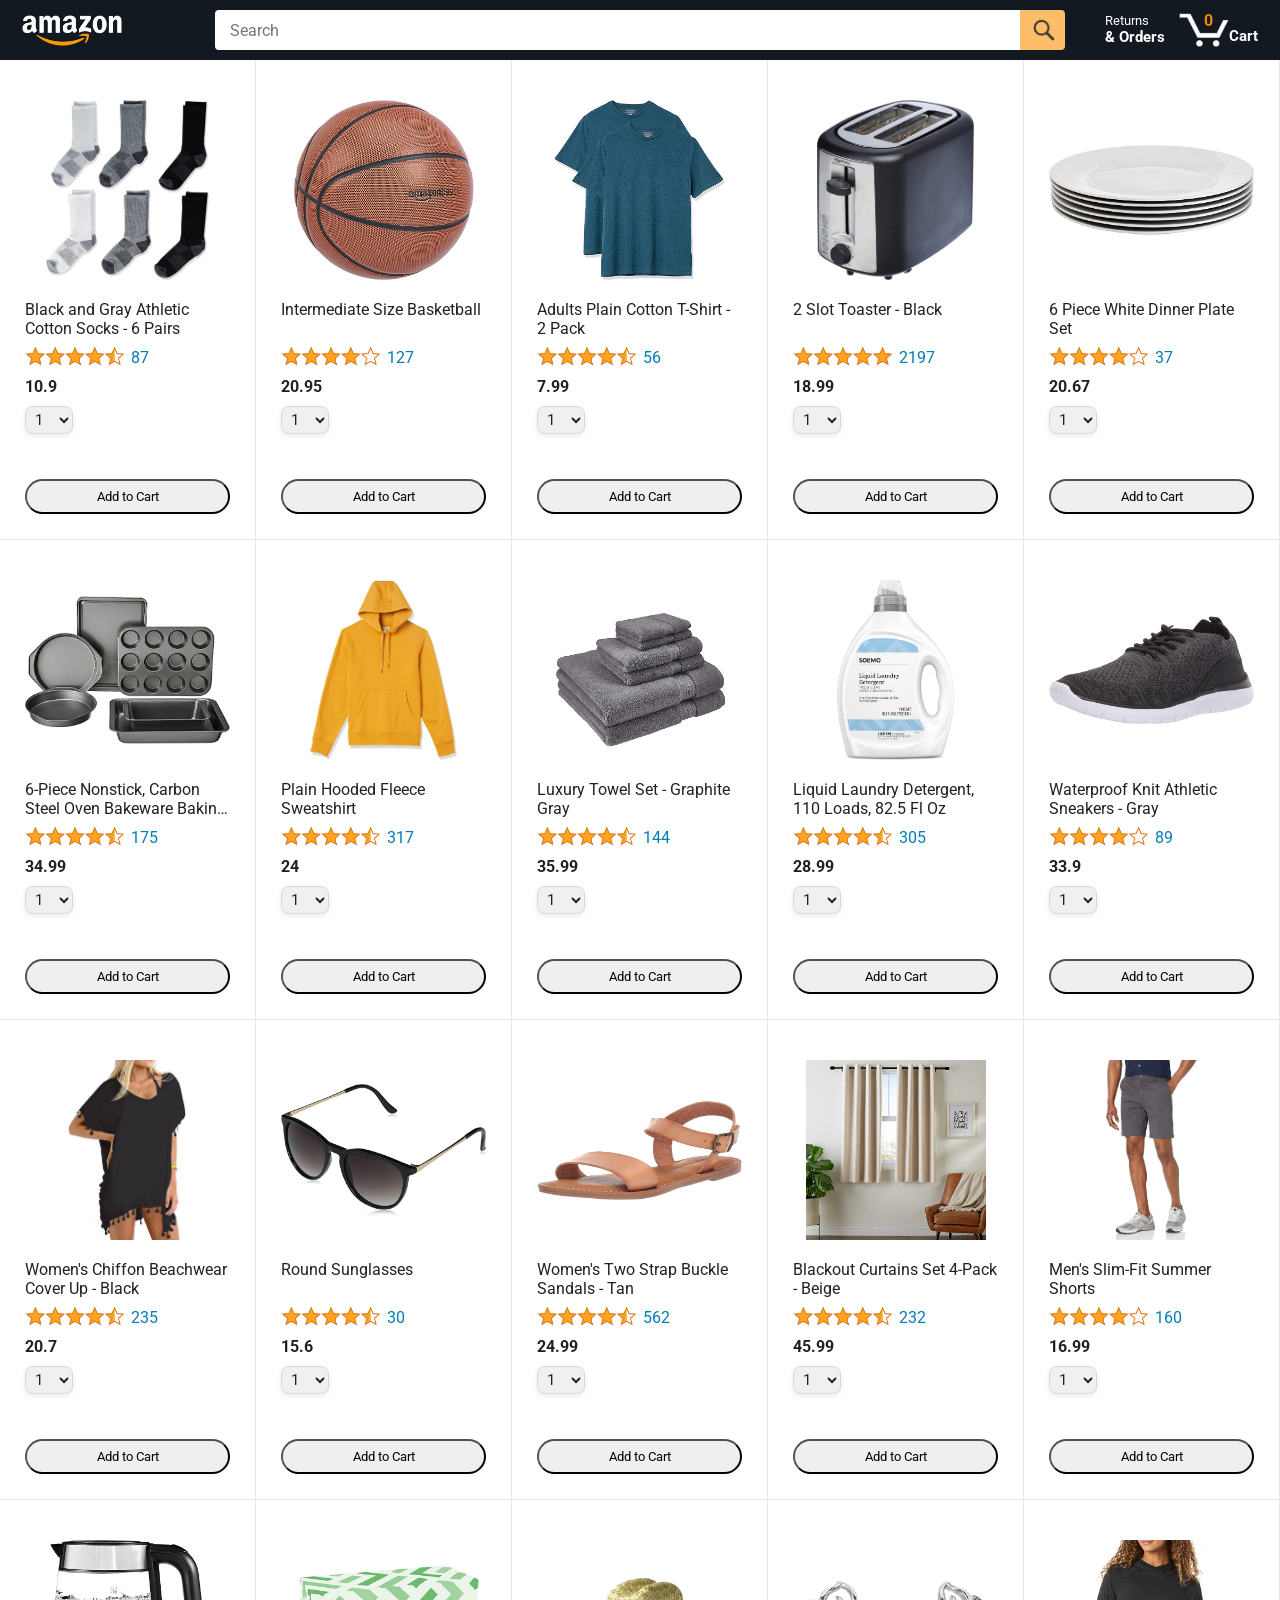
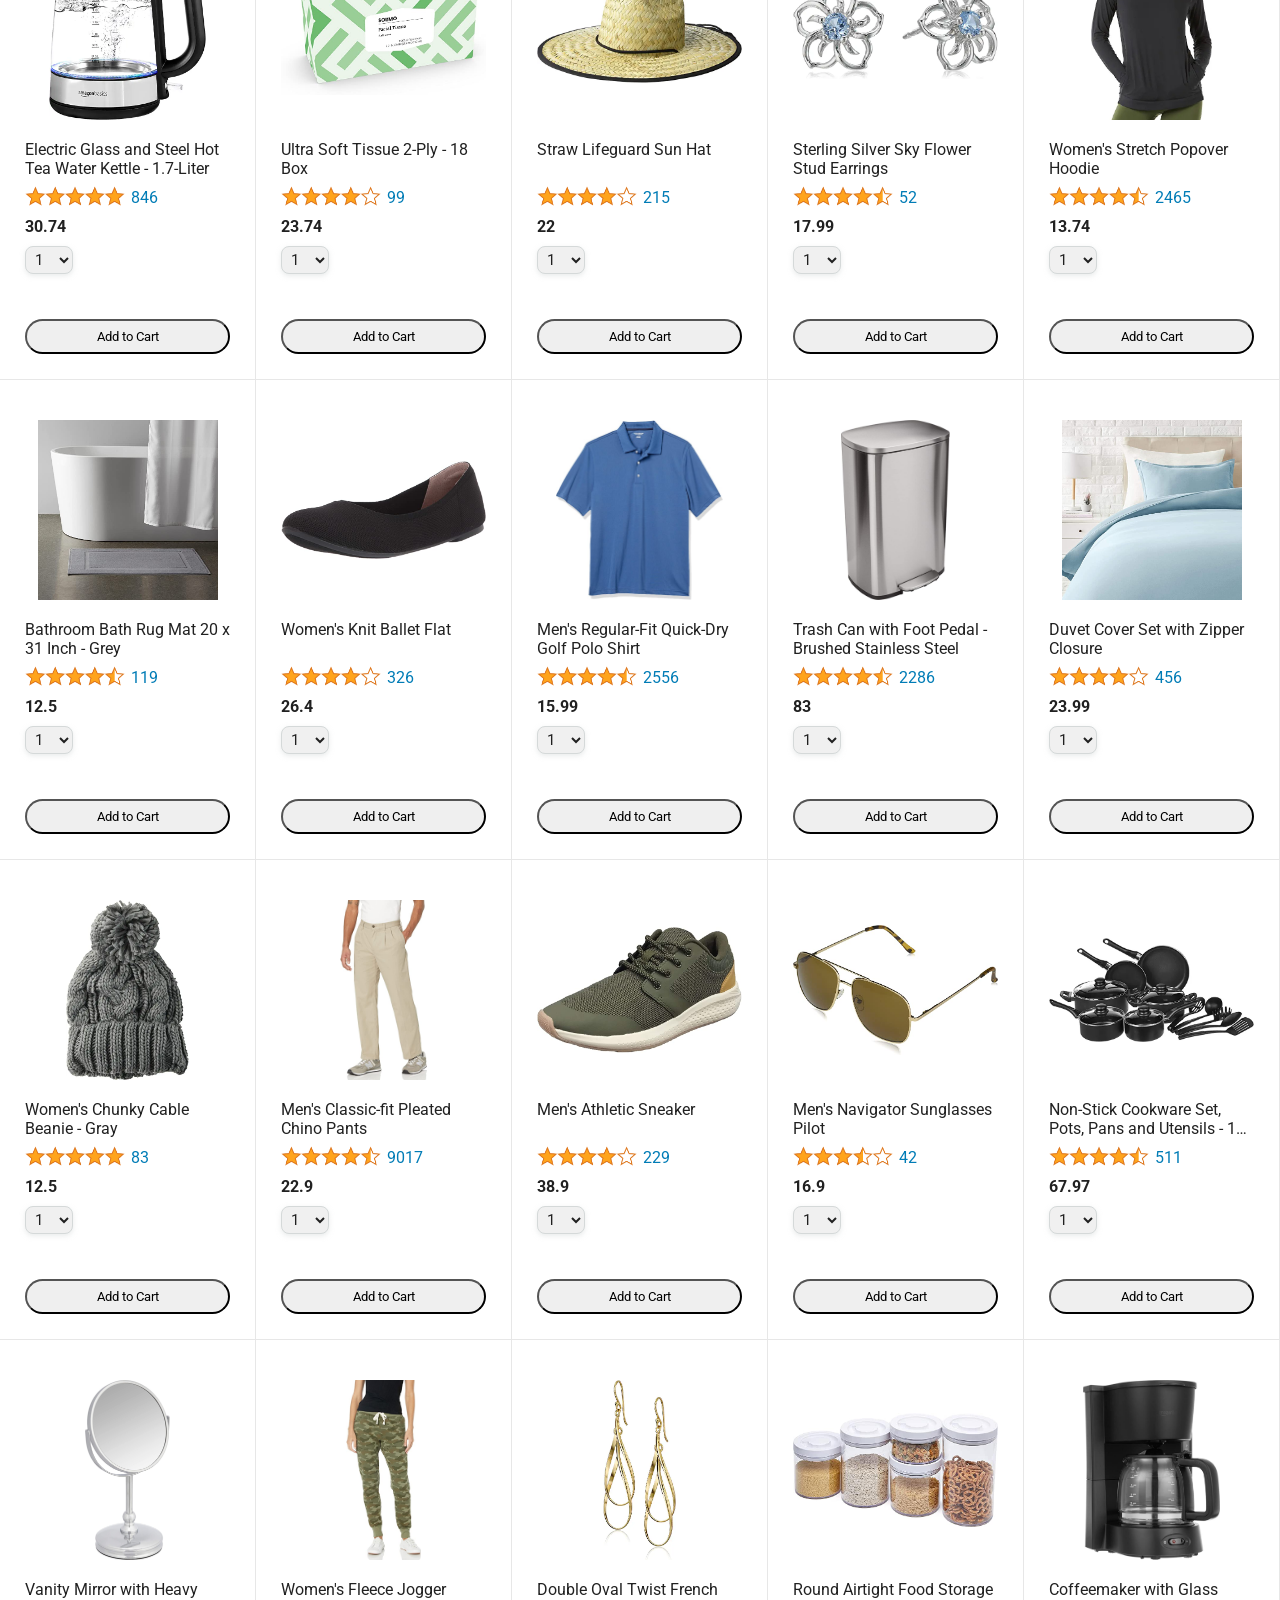
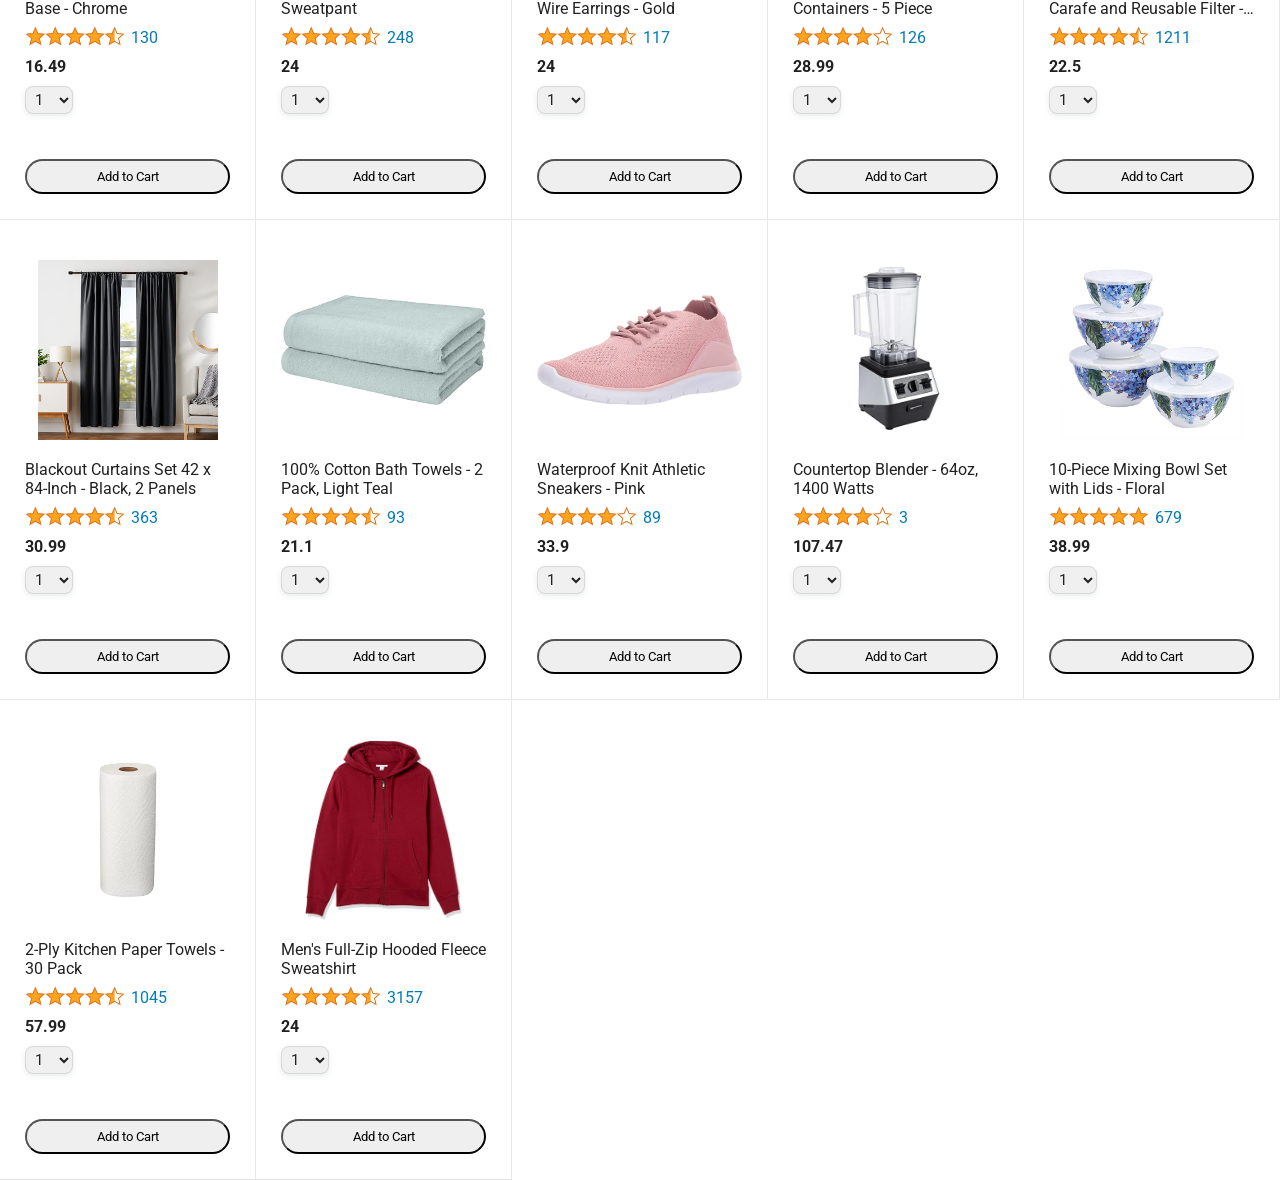
<file: index.html>
<!DOCTYPE html>
<html>
  <head>
    <title>Amazon Project</title>

    <meta name="viewport" content="width=device-width, initial-scale=1">

    <!-- Load a font called Roboto from Google Fonts. -->
    <link rel="preconnect" href="https://fonts.googleapis.com">
    <link rel="preconnect" href="https://fonts.gstatic.com" crossorigin>
    <link href="https://fonts.googleapis.com/css2?family=Roboto:wght@400;500;700&display=swap" rel="stylesheet">

    <!-- Here are the CSS files for this page. -->
    <link rel="stylesheet" href="styles/shared/general.css">
    <link rel="stylesheet" href="styles/shared/amazon-header.css">
    <link rel="stylesheet" href="styles/pages/amazon.css">
  </head>
  <body>
    <div class="amazon-header">
      <div class="amazon-header-left-section">
        <a href="amazon.html" class="header-link">
          <img class="amazon-logo"
            src="images/amazon-logo-white.png">
          <img class="amazon-mobile-logo"
            src="images/amazon-mobile-logo-white.png">
        </a>
      </div>

      <div class="amazon-header-middle-section">
        <input class="search-bar" type="text" placeholder="Search">

        <button class="search-button">
          <img class="search-icon" src="images/icons/search-icon.png">
        </button>
      </div>

      <div class="amazon-header-right-section">
        <a class="orders-link header-link" href="orders.html">
          <span class="returns-text">Returns</span>
          <span class="orders-text">& Orders</span>
        </a>

        <a class="cart-link header-link" href="checkout.html">
          <img class="cart-icon" src="images/icons/cart-icon.png">
          <div class="cart-quantity">0</div>
          <div class="cart-text">Cart</div>
        </a>
      </div>
    </div>
    
    <div class="main">
      <div class="products-grid">
        <div class="product-container">
          <div class="product-image-container">
            <img class="product-image"
              src="images/products/athletic-cotton-socks-6-pairs.jpg">
          </div>

          <div class="product-name limit-text-to-2-lines">
            Black and Gray Athletic Cotton Socks - 6 Pairs
          </div>

          <div class="product-rating-container">
            <img class="product-rating-stars"
              src="images/ratings/rating-45.png">
            <div class="product-rating-count link-primary">
              87
            </div>
          </div>

          <div class="product-price">
            $10.90
          </div>

          <div class="product-quantity-container">
            <select class = "selectedQuantity">
              <option selected value="1">1</option>
              <option value="2">2</option>
              <option value="3">3</option>
              <option value="4">4</option>
              <option value="5">5</option>
              <option value="6">6</option>
              <option value="7">7</option>
              <option value="8">8</option>
              <option value="9">9</option>
              <option value="10">10</option>
            </select>
          </div>

          <div class="product-spacer"></div>

          <div class="added-to-cart">
            <img src="images/icons/checkmark.png">
            Added
          </div>

          <button class="add-to-cart-button">
            Add to Cart
          </button>
        </div>

        <div class="product-container">
          <div class="product-image-container">
            <img class="product-image"
              src="images/products/intermediate-composite-basketball.jpg">
          </div>

          <div class="product-name limit-text-to-2-lines">
            Intermediate Size Basketball
          </div>

          <div class="product-rating-container">
            <img class="product-rating-stars"
              src="images/ratings/rating-40.png">
            <div class="product-rating-count link-primary">
              127
            </div>
          </div>

          <div class="product-price">
            $20.95
          </div>

          <div class="product-quantity-container">
            <select class = "selectedQuantity">
              <option selected value="1">1</option>
              <option value="2">2</option>
              <option value="3">3</option>
              <option value="4">4</option>
              <option value="5">5</option>
              <option value="6">6</option>
              <option value="7">7</option>
              <option value="8">8</option>
              <option value="9">9</option>
              <option value="10">10</option>
            </select>
          </div>

          <div class="product-spacer"></div>

          <div class="added-to-cart">
            <img src="images/icons/checkmark.png">
            Added
          </div>

          <button class="add-to-cart-button">
            Add to Cart
          </button>
        </div>

        <div class="product-container">
          <div class="product-image-container">
            <img class="product-image"
              src="images/products/adults-plain-cotton-tshirt-2-pack-teal.jpg">
          </div>

          <div class="product-name limit-text-to-2-lines">
            Adults Plain Cotton T-Shirt - 2 Pack
          </div>

          <div class="product-rating-container">
            <img class="product-rating-stars"
              src="images/ratings/rating-45.png">
            <div class="product-rating-count link-primary">
              56
            </div>
          </div>

          <div class="product-price">
            $7.99
          </div>

          <div class="product-quantity-container">
            <select class = "selectedQuantity">
              <option selected value="1">1</option>
              <option value="2">2</option>
              <option value="3">3</option>
              <option value="4">4</option>
              <option value="5">5</option>
              <option value="6">6</option>
              <option value="7">7</option>
              <option value="8">8</option>
              <option value="9">9</option>
              <option value="10">10</option>
            </select>
          </div>

          <div class="product-spacer"></div>

          <div class="added-to-cart">
            <img src="images/icons/checkmark.png">
            Added
          </div>

          <button class="add-to-cart-button">
            Add to Cart
          </button>
        </div>
      </div>
    </div>
  
    
    <script type = "module" src = "JS/amazon.js"> </script>
    <!-- <script src = "JS/checkout.js"> </script> -->
    
  </body>
</html>
</file>
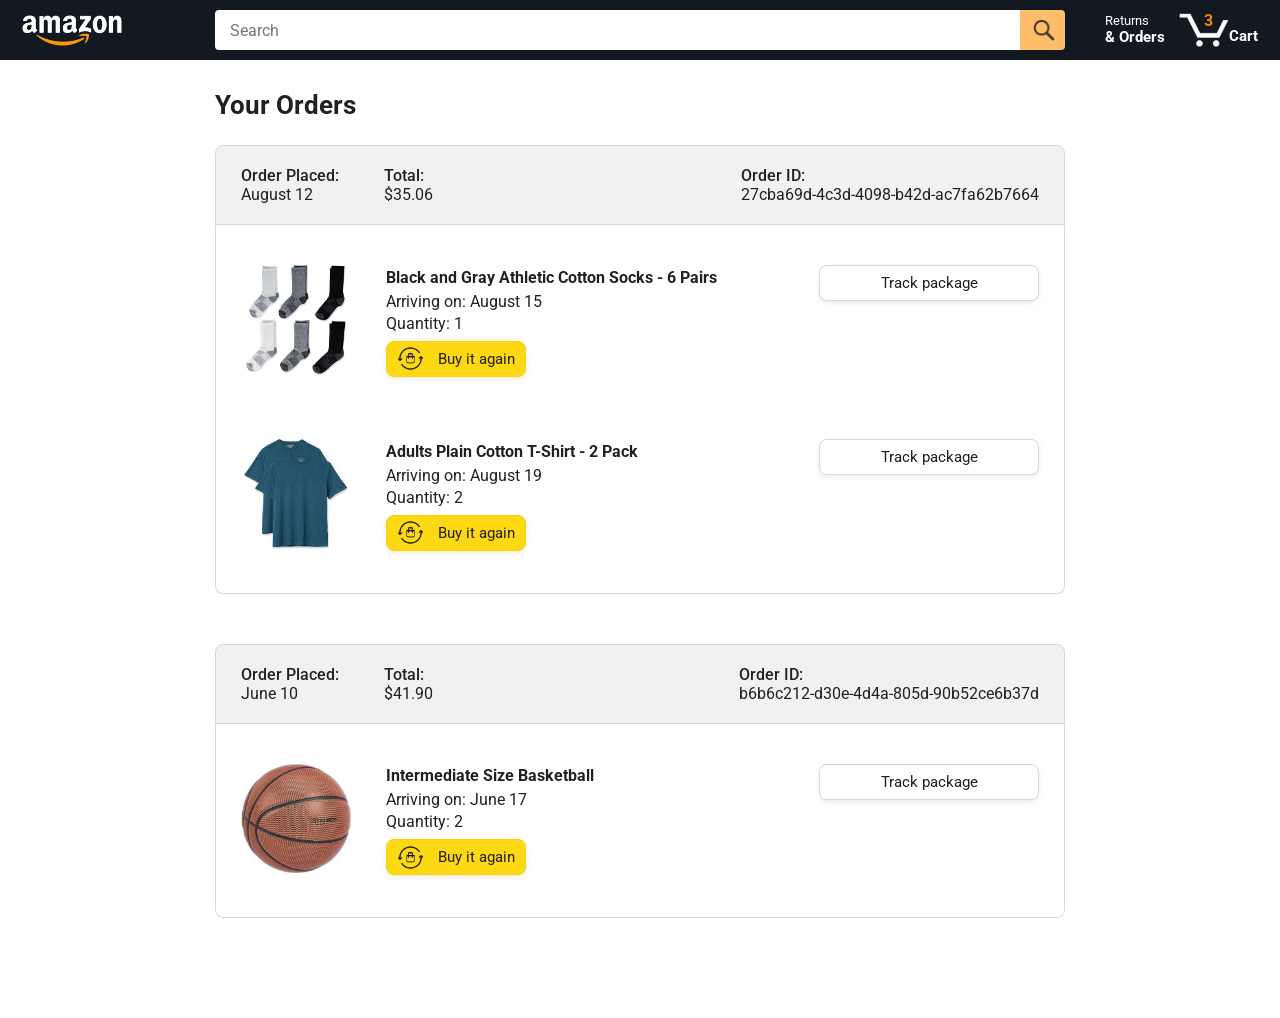
<file: orders.html>
<!DOCTYPE html>
<html>
  <head>
    <title>Orders</title>

    <!-- This code is needed for responsive design to work.
      (Responsive design = make the website look good on
      smaller screen sizes like a phone or a tablet). -->
    <meta name="viewport" content="width=device-width, initial-scale=1">
        
    <!-- Load a font called Roboto from Google Fonts. -->
    <link rel="preconnect" href="https://fonts.googleapis.com">
    <link rel="preconnect" href="https://fonts.gstatic.com" crossorigin>
    <link href="https://fonts.googleapis.com/css2?family=Roboto:wght@400;500;700&display=swap" rel="stylesheet">

    <!-- Here are the CSS files for this page. -->
    <link rel="stylesheet" href="styles/shared/general.css">
    <link rel="stylesheet" href="styles/shared/amazon-header.css">
    <link rel="stylesheet" href="styles/pages/orders.css">
  </head>
  <body>
    <div class="amazon-header">
      <div class="amazon-header-left-section">
        <a href="amazon.html" class="header-link">
          <img class="amazon-logo"
            src="images/amazon-logo-white.png">
          <img class="amazon-mobile-logo"
            src="images/amazon-mobile-logo-white.png">
        </a>
      </div>

      <div class="amazon-header-middle-section">
        <input class="search-bar" type="text" placeholder="Search">

        <button class="search-button">
          <img class="search-icon" src="images/icons/search-icon.png">
        </button>
      </div>

      <div class="amazon-header-right-section">
        <a class="orders-link header-link" href="orders.html">
          <span class="returns-text">Returns</span>
          <span class="orders-text">& Orders</span>
        </a>

        <a class="cart-link header-link" href="checkout.html">
          <img class="cart-icon" src="images/icons/cart-icon.png">
          <div class="cart-quantity">3</div>
          <div class="cart-text">Cart</div>
        </a>
      </div>
    </div>

    <div class="main">
      <div class="page-title">Your Orders</div>

      <div class="orders-grid">
        <div class="order-container">
          
          <div class="order-header">
            <div class="order-header-left-section">
              <div class="order-date">
                <div class="order-header-label">Order Placed:</div>
                <div>August 12</div>
              </div>
              <div class="order-total">
                <div class="order-header-label">Total:</div>
                <div>$35.06</div>
              </div>
            </div>

            <div class="order-header-right-section">
              <div class="order-header-label">Order ID:</div>
              <div>27cba69d-4c3d-4098-b42d-ac7fa62b7664</div>
            </div>
          </div>

          <div class="order-details-grid">
            <div class="product-image-container">
              <img src="images/products/athletic-cotton-socks-6-pairs.jpg">
            </div>

            <div class="product-details">
              <div class="product-name">
                Black and Gray Athletic Cotton Socks - 6 Pairs
              </div>
              <div class="product-delivery-date">
                Arriving on: August 15
              </div>
              <div class="product-quantity">
                Quantity: 1
              </div>
              <button class="buy-again-button button-primary">
                <img class="buy-again-icon" src="images/icons/buy-again.png">
                <span class="buy-again-message">Buy it again</span>
              </button>
            </div>

            <div class="product-actions">
              <a href="tracking.html">
                <button class="track-package-button button-secondary">
                  Track package
                </button>
              </a>
            </div>

            <div class="product-image-container">
              <img src="images/products/adults-plain-cotton-tshirt-2-pack-teal.jpg">
            </div>

            <div class="product-details">
              <div class="product-name">
                Adults Plain Cotton T-Shirt - 2 Pack
              </div>
              <div class="product-delivery-date">
                Arriving on: August 19
              </div>
              <div class="product-quantity">
                Quantity: 2
              </div>
              <button class="buy-again-button button-primary">
                <img class="buy-again-icon" src="images/icons/buy-again.png">
                <span class="buy-again-message">Buy it again</span>
              </button>
            </div>

            <div class="product-actions">
              <a href="tracking.html">
                <button class="track-package-button button-secondary">
                  Track package
                </button>
              </a>
            </div>
          </div>
        </div>

        <div class="order-container">

          <div class="order-header">
            <div class="order-header-left-section">
              <div class="order-date">
                <div class="order-header-label">Order Placed:</div>
                <div>June 10</div>
              </div>
              <div class="order-total">
                <div class="order-header-label">Total:</div>
                <div>$41.90</div>
              </div>
            </div>

            <div class="order-header-right-section">
              <div class="order-header-label">Order ID:</div>
              <div>b6b6c212-d30e-4d4a-805d-90b52ce6b37d</div>
            </div>
          </div>

          <div class="order-details-grid">
            <div class="product-image-container">
              <img src="images/products/intermediate-composite-basketball.jpg">
            </div>

            <div class="product-details">
              <div class="product-name">
                Intermediate Size Basketball
              </div>
              <div class="product-delivery-date">
                Arriving on: June 17
              </div>
              <div class="product-quantity">
                Quantity: 2
              </div>
              <button class="buy-again-button button-primary">
                <img class="buy-again-icon" src="images/icons/buy-again.png">
                <span class="buy-again-message">Buy it again</span>
              </button>
            </div>

            <div class="product-actions">
              <a href="tracking.html">
                <button class="track-package-button button-secondary">
                  Track package
                </button>
              </a>
            </div>
          </div>
        </div>
      </div>
    </div>
  </body>
</html>
</file>
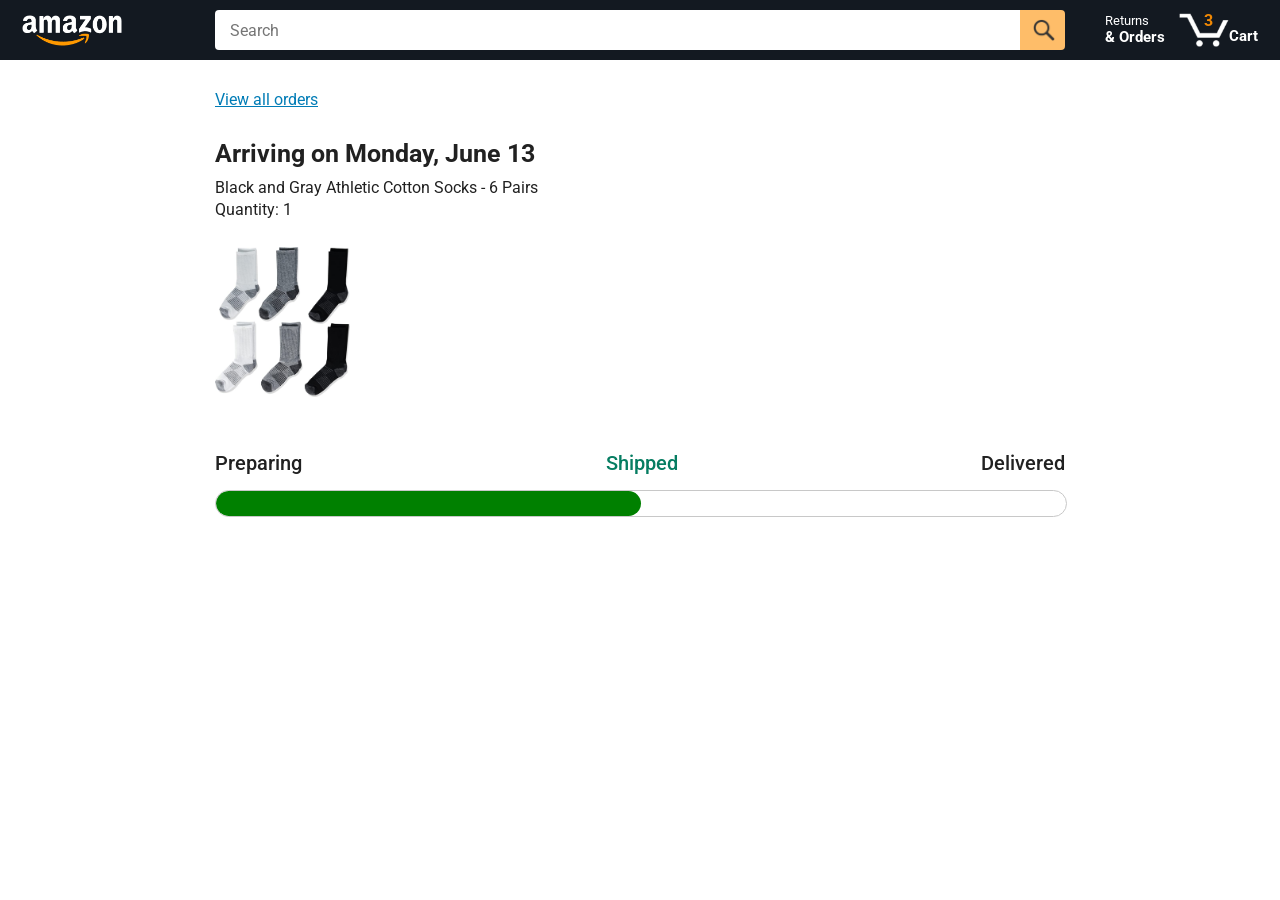
<file: tracking.html>
<!DOCTYPE html>
<html>
  <head>
    <title>Tracking</title>

    <!-- This code is needed for responsive design to work.
      (Responsive design = make the website look good on
      smaller screen sizes like a phone or a tablet). -->
    <meta name="viewport" content="width=device-width, initial-scale=1">

    <!-- Load a font called Roboto from Google Fonts. -->
    <link rel="preconnect" href="https://fonts.googleapis.com">
    <link rel="preconnect" href="https://fonts.gstatic.com" crossorigin>
    <link href="https://fonts.googleapis.com/css2?family=Roboto:wght@400;500;700&display=swap" rel="stylesheet">

    <!-- Here are the CSS files for this page. -->
    <link rel="stylesheet" href="styles/shared/general.css">
    <link rel="stylesheet" href="styles/shared/amazon-header.css">
    <link rel="stylesheet" href="styles/pages/tracking.css">
  </head>
  <body>
    <div class="amazon-header">
      <div class="amazon-header-left-section">
        <a href="amazon.html" class="header-link">
          <img class="amazon-logo"
            src="images/amazon-logo-white.png">
          <img class="amazon-mobile-logo"
            src="images/amazon-mobile-logo-white.png">
        </a>
      </div>

      <div class="amazon-header-middle-section">
        <input class="search-bar" type="text" placeholder="Search">

        <button class="search-button">
          <img class="search-icon" src="images/icons/search-icon.png">
        </button>
      </div>

      <div class="amazon-header-right-section">
        <a class="orders-link header-link" href="orders.html">
          <span class="returns-text">Returns</span>
          <span class="orders-text">& Orders</span>
        </a>

        <a class="cart-link header-link" href="checkout.html">
          <img class="cart-icon" src="images/icons/cart-icon.png">
          <div class="cart-quantity">3</div>
          <div class="cart-text">Cart</div>
        </a>
      </div>
    </div>

    <div class="main">
      <div class="order-tracking">
        <a class="back-to-orders-link link-primary" href="orders.html">
          View all orders
        </a>

        <div class="delivery-date">
          Arriving on Monday, June 13
        </div>

        <div class="product-info">
          Black and Gray Athletic Cotton Socks - 6 Pairs
        </div>

        <div class="product-info">
          Quantity: 1
        </div>

        <img class="product-image" src="images/products/athletic-cotton-socks-6-pairs.jpg">

        <div class="progress-labels-container">
          <div class="progress-label">
            Preparing
          </div>
          <div class="progress-label current-status">
            Shipped
          </div>
          <div class="progress-label">
            Delivered
          </div>
        </div>

        <div class="progress-bar-container">
          <div class="progress-bar"></div>
        </div>
      </div>
    </div>
  </body>
</html>
</file>
<file: styles/shared/general.css>
body {
  font-family: Roboto, Arial;
  color: rgb(33, 33, 33);
  /* The <body> element has a default margin of 8px
     on all sides. This removes the default margins. */
  margin: 0;
}

/* <p> elements have a default margin on the top
   and bottom. This removes the default margins. */
p {
  margin: 0;
}

button {
  cursor: pointer;
}

select {
  cursor: pointer;
}

input, select, button {
  font-family: Roboto, Arial;
}

.button-primary {
  color: rgb(33, 33, 33);
  background-color: rgb(255, 216, 20);
  border: 1px solid rgb(252, 210, 0);
  border-radius: 8px;
  cursor: pointer;
  box-shadow: 0 2px 5px rgba(213, 217, 217, 0.5);
}

.button-primary:hover {
  background-color: rgb(247, 202, 0);
  border: 1px solid rgb(242, 194, 0);
}

.button-primary:active {
  background: rgb(255, 216, 20);
  border-color: rgb(252, 210, 0);
  box-shadow: none;
}

.button-secondary {
  color: rgb(33, 33, 33);
  background: white;
  border: 1px solid rgb(213, 217, 217);
  border-radius: 8px;
  cursor: pointer;
  box-shadow: 0 2px 5px rgba(213, 217, 217, 0.5);
}

.button-secondary:hover {
  background-color: rgb(247, 250, 250);
}

.button-secondary:active {
  background-color: rgb(237, 253, 255);
  box-shadow: none;
}

/* These styles will limit text to 2 lines. Anything
   beyond 2 lines will be replaced with "..."
   You can find this code by using an A.I. tool or by
   searching in Google.
   https://css-tricks.com/almanac/properties/l/line-clamp/ */
.limit-text-to-2-lines {
  display: -webkit-box;
  -webkit-line-clamp: 2;
  -webkit-box-orient: vertical;
  overflow: hidden;
}

.link-primary {
  color: rgb(1, 124, 182);
  cursor: pointer;
}

.link-primary:hover {
  color: rgb(196, 80, 0);
}

/* Styles for dropdown selectors. */
select {
  color: rgb(33, 33, 33);
  background-color: rgb(240, 240, 240);
  border: 1px solid rgb(213, 217, 217);
  border-radius: 8px;
  padding: 3px 5px;
  font-size: 15px;
  cursor: pointer;
  box-shadow: 0 2px 5px rgba(213, 217, 217, 0.5);
}

select:focus,
input:focus {
  outline: 2px solid rgb(255, 153, 0);
}
</file>
<file: styles/shared/amazon-header.css>
.amazon-header {
  background-color: rgb(19, 25, 33);
  color: white;
  padding-left: 15px;
  padding-right: 15px;

  display: flex;
  align-items: center;
  justify-content: space-between;

  position: fixed;
  top: 0;
  left: 0;
  right: 0;
  height: 60px;
}

.amazon-header-left-section {
  width: 180px;
}

@media (max-width: 800px) {
  .amazon-header-left-section {
    width: unset;
  }
}

.header-link {
  display: inline-block;
  padding: 6px;
  border-radius: 2px;
  cursor: pointer;
  text-decoration: none;
  border: 1px solid rgba(0, 0, 0, 0);
}

.header-link:hover {
  border: 1px solid white;
}

.amazon-logo {
  width: 100px;
  margin-top: 5px;
}

.amazon-mobile-logo {
  display: none;
}

@media (max-width: 575px) {
  .amazon-logo {
    display: none;
  }

  .amazon-mobile-logo {
    display: block;
    height: 35px;
    margin-top: 5px;
  }
}

.amazon-header-middle-section {
  flex: 1;
  max-width: 850px;
  margin-left: 10px;
  margin-right: 10px;
  display: flex;
}

.search-bar {
  flex: 1;
  width: 0;
  font-size: 16px;
  height: 38px;
  padding-left: 15px;
  border: none;
  border-top-left-radius: 4px;
  border-bottom-left-radius: 4px;
  border-top-right-radius: 0;
  border-bottom-right-radius: 0;
}

.search-button {
  background-color: rgb(254, 189, 105);
  border: none;
  width: 45px;
  height: 40px;
  border-top-right-radius: 4px;
  border-bottom-right-radius: 4px;
  flex-shrink: 0;
}

.search-icon {
  height: 22px;
  margin-left: 2px;
  margin-top: 3px;
}

.amazon-header-right-section {
  width: 180px;
  flex-shrink: 0;
  display: flex;
  justify-content: end;
}

.orders-link {
  color: white;
}

.returns-text {
  display: block;
  font-size: 13px;
}

.orders-text {
  display: block;
  font-size: 15px;
  font-weight: 700;
}

.cart-link {
  color: white;
  display: flex;
  align-items: center;
  position: relative;
}

.cart-icon {
  width: 50px;
}

.cart-text {
  margin-top: 12px;
  font-size: 15px;
  font-weight: 700;
}

.cart-quantity {
  color: rgb(240, 136, 4);
  font-size: 16px;
  font-weight: 700;

  position: absolute;
  top: 4px;
  left: 22px;
  
  width: 26px;
  text-align: center;
}
</file>
<file: styles/pages/amazon.css>
.main {
  margin-top: 60px;
}

.products-grid {
  display: grid;

  /* - In CSS Grid, 1fr means a column will take up the
       remaining space in the grid.
     - If we write 1fr 1fr ... 1fr; 8 times, this will
       divide the grid into 8 columns, each taking up an
       equal amount of the space.
     - repeat(8, 1fr); is a shortcut for repeating "1fr"
       8 times (instead of typing out "1fr" 8 times).
       repeat(...) is a special property that works with
       display: grid; */
  grid-template-columns: repeat(8, 1fr);
}

/* @media is used to create responsive design (making the
   website look good on any screen size). This @media
   means when the screen width is 2000px or less, we
   will divide the grid into 7 columns instead of 8. */
@media (max-width: 2000px) {
  .products-grid {
    grid-template-columns: repeat(7, 1fr);
  }
}

/* This @media means when the screen width is 1600px or
   less, we will divide the grid into 6 columns. */
@media (max-width: 1600px) {
  .products-grid {
    grid-template-columns: repeat(6, 1fr);
  }
}

@media (max-width: 1300px) {
  .products-grid {
    grid-template-columns: repeat(5, 1fr);
  }
}

@media (max-width: 1000px) {
  .products-grid {
    grid-template-columns: repeat(4, 1fr);
  }
}

@media (max-width: 800px) {
  .products-grid {
    grid-template-columns: repeat(3, 1fr);
  }
}

@media (max-width: 575px) {
  .products-grid {
    grid-template-columns: repeat(2, 1fr);
  }
}

@media (max-width: 450px) {
  .products-grid {
    grid-template-columns: 1fr;
  }
}

.product-container {
  padding-top: 40px;
  padding-bottom: 25px;
  padding-left: 25px;
  padding-right: 25px;

  border-right: 1px solid rgb(231, 231, 231);
  border-bottom: 1px solid rgb(231, 231, 231);

  display: flex;
  flex-direction: column;
}

.product-image-container {
  display: flex;
  justify-content: center;
  align-items: center;

  height: 180px;
  margin-bottom: 20px;
}

.product-image {
  /* Images will overflow their container by default. To
    prevent this, we set max-width and max-height to 100%
    so they stay inside their container. */
  max-width: 100%;
  max-height: 100%;
}

.product-name {
  height: 40px;
  margin-bottom: 5px;
}

.product-rating-container {
  display: flex;
  align-items: center;
  margin-bottom: 10px;
}

.product-rating-stars {
  width: 100px;
  margin-right: 6px;
}

.product-rating-count {
  color: rgb(1, 124, 182);
  cursor: pointer;
  margin-top: 3px;
}

.product-price {
  font-weight: 700;
  margin-bottom: 10px;
}

.product-quantity-container {
  margin-bottom: 17px;
}

.product-spacer {
  flex: 1;
}

.added-to-cart {
  color: rgb(6, 125, 98);
  font-size: 16px;

  display: flex;
  align-items: center;
  margin-bottom: 8px;

  /* At first, the "Added to cart" message will
     be invisible. Use JavaScript to change the
     opacity and make it visible. */
  opacity: 0;
}

.added-to-cart img {
  height: 20px;
  margin-right: 5px;
}

.add-to-cart-button {
  width: 100%;
  padding: 8px;
  border-radius: 50px;
}
.added-to-cart-Message{
  opacity: 1;
}
</file>
<file: styles/pages/orders.css>
.main {
  max-width: 850px;
  margin-top: 90px;
  margin-bottom: 100px;
  padding-left: 20px;
  padding-right: 20px;

  /* margin-left: auto;
     margin-right auto;
     Is a trick for centering an element horizontally
     without needing a container. */
  margin-left: auto;
  margin-right: auto;
}

.page-title {
  font-weight: 700;
  font-size: 26px;
  margin-bottom: 25px;
}

.orders-grid {
  display: grid;
  grid-template-columns: 1fr;
  row-gap: 50px;
}

.order-header {
  background-color: rgb(240, 242, 242);
  border: 1px solid rgb(213, 217, 217);

  display: flex;
  align-items: center;
  justify-content: space-between;

  padding: 20px 25px;
  border-top-left-radius: 8px;
  border-top-right-radius: 8px;
}

.order-header-left-section {
  display: flex;
  flex-shrink: 0;
}

.order-header-label {
  font-weight: 500;
}

.order-date,
.order-total {
  margin-right: 45px;
}

.order-header-right-section {
  flex-shrink: 1;
}

@media (max-width: 575px) {
  .order-header {
    flex-direction: column;
    align-items: start;
    line-height: 23px;
    padding: 15px;
  }

  .order-header-left-section {
    flex-direction: column;
  }

  .order-header-label {
    margin-right: 5px;
  }

  .order-date,
  .order-total {
    display: grid;
    grid-template-columns: auto 1fr;
    margin-right: 0;
  }

  .order-header-right-section {
    display: grid;
    grid-template-columns: auto 1fr;
  }
}

.order-details-grid {
  padding: 40px 25px;
  border: 1px solid rgb(213, 217, 217);
  border-top: none;
  border-bottom-left-radius: 8px;
  border-bottom-right-radius: 8px;

  display: grid;
  grid-template-columns: 110px 1fr 220px;
  column-gap: 35px;
  row-gap: 60px;
  align-items: center;
}

@media (max-width: 800px) {
  .order-details-grid {
    grid-template-columns: 110px 1fr;
    row-gap: 0;
    padding-bottom: 8px;
  }
}

@media (max-width: 450px) {
  .order-details-grid {
    grid-template-columns: 1fr;
  }
}

.product-image-container {
  text-align: center;
}

.product-image-container img {
  max-width: 110px;
  max-height: 110px;
}

.product-name {
  font-weight: 700;
  margin-bottom: 5px;
}

.product-delivery-date {
  margin-bottom: 3px;
}

.product-quantity {
  margin-bottom: 8px;
}

.buy-again-button {
  font-size: 15px;
  width: 140px;
  height: 36px;
  border-radius: 8px;

  display: flex;
  align-items: center;
  justify-content: center;
}

.buy-again-icon {
  width: 25px;
  margin-right: 15px;
}

.product-actions {
  align-self: start;
}

.track-package-button {
  width: 100%;
  font-size: 15px;
  padding: 8px;
}

@media (max-width: 800px) {
  .buy-again-button {
    margin-bottom: 10px;
  }

  .product-actions {
    /* grid-column: 2 means this element will be placed
       in column 2 in the grid. (Normally, the column that
       an element is placed in is determined by the order
       of the elements in the HTML. grid-column overrides
       this default ordering). */
    grid-column: 2;
    margin-bottom: 30px;
  }

  .track-package-button {
    width: 140px;
  }
}

@media (max-width: 450px) {
  .product-image-container {
    text-align: center;
    margin-bottom: 25px;
  }

  .product-image-container img {
    max-width: 150px;
    max-height: 150px;
  }

  .product-name {
    margin-bottom: 10px;
  }

  .product-quantity {
    margin-bottom: 15px;
  }

  .buy-again-button {
    width: 100%;
    margin-bottom: 15px;
  }

  .product-actions {
    /* grid-column: auto; undos grid-column: 2; from above.
       This element will now be placed in its normal column
       in the grid. */
    grid-column: auto;
    margin-bottom: 70px;
  }

  .track-package-button {
    width: 100%;
    padding: 12px;
  }
}
</file>
<file: styles/pages/tracking.css>
.main {
  max-width: 850px;
  margin-top: 90px;
  margin-bottom: 100px;
  padding-left: 30px;
  padding-right: 30px;

  /* margin-left: auto;
     margin-right auto;
     Is a trick for centering an element horizontally
     without needing a container. */
  margin-left: auto;
  margin-right: auto;
}

.back-to-orders-link {
  display: inline-block;
  margin-bottom: 30px;
}

.delivery-date {
  font-size: 25px;
  font-weight: 700;
  margin-bottom: 10px;
}

.product-info {
  margin-bottom: 3px;
}

.product-image {
  max-width: 150px;
  max-height: 150px;
  margin-top: 25px;
  margin-bottom: 50px;
}

.progress-labels-container {
  display: flex;
  justify-content: space-between;
  font-size: 20px;
  font-weight: 500;
  margin-bottom: 15px;
}

.current-status {
  color: rgb(6, 125, 98);
}

@media (max-width: 575px) {
  .progress-labels-container {
    font-size: 16px;
  }
}

@media (max-width: 450px) {
  .progress-labels-container {
    flex-direction: column;
    margin-bottom: 5px;
  }

  .progress-label {
    margin-bottom: 3px;
  }
}

.progress-bar-container {
  height: 25px;
  width: 100%;

  border: 1px solid rgb(200, 200, 200);
  border-radius: 50px;
  overflow: hidden;
}

.progress-bar {
  height: 100%;
  background-color: green;
  border-radius: 50px;
  width: 50%;
}
</file>
